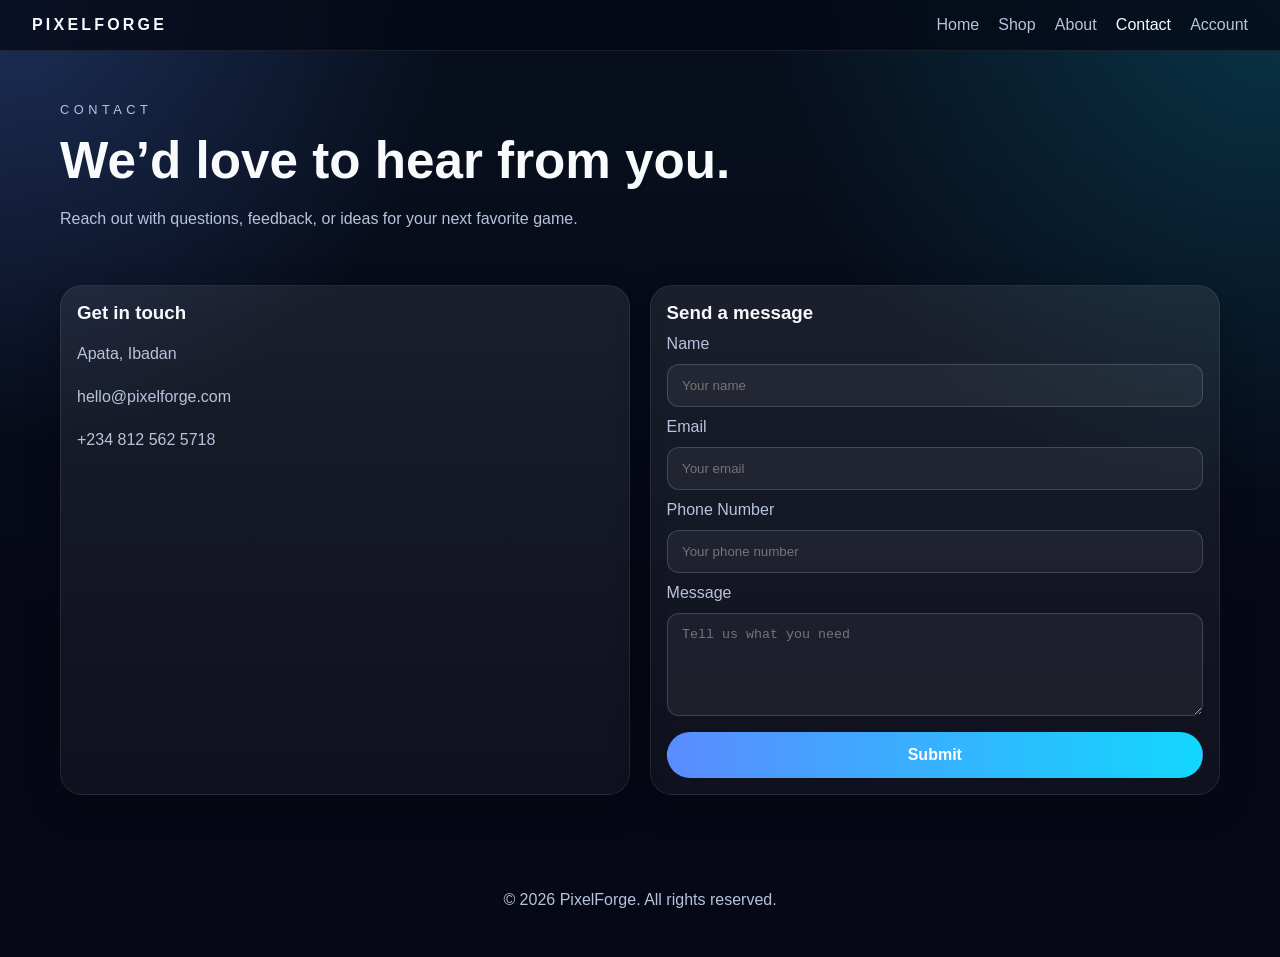
<file: contact.html>
<!DOCTYPE html>
<html lang="en">
<head>
    <meta charset="UTF-8">
    <meta name="viewport" content="width=device-width, initial-scale=1.0">
    <title>PixelForge Games | Contact</title>
    <link rel="stylesheet" href="style.css">
    <link rel="stylesheet" href="contact.css">
    <link rel="icon" href="icon.png" type="image/x-icon">
</head>
<body>
    <header class="site-header">
        <a class="brand" href="index.html">PixelForge</a>
        <nav class="site-nav">
            <a href="index.html">Home</a>
            <a href="shop.html">Shop</a>
            <a href="about.html">About</a>
            <a class="active" href="contact.html">Contact</a>
            <a href="auth.html">Account</a>
        </nav>
    </header>

    <main>
        <section class="page-hero">
            <p class="eyebrow">Contact</p>
            <h1>We’d love to hear from you.</h1>
            <p>Reach out with questions, feedback, or ideas for your next favorite game.</p>
        </section>

        <section class="contact-shell">
            <div class="contact-card">
                <h3>Get in touch</h3>
                <p>Apata, Ibadan</p>
                <p>hello@pixelforge.com</p>
                <p><a href="https://wa.me/2348125625718" target="_blank" rel="noopener noreferrer">+234 812 562 5718</a></p>
            </div>

            <form class="contact-card contact-form">
                <h3>Send a message</h3>
                <label for="name">Name</label>
                <input id="name" name="name" type="text" placeholder="Your name" required>

                <label for="email">Email</label>
                <input id="email" name="email" type="email" placeholder="Your email" required>

                <label for="phone">Phone Number</label>
                <input id="phone" name="phone" type="tel" placeholder="Your phone number" required>

                <label for="message">Message</label>
                <textarea id="message" name="message" rows="5" placeholder="Tell us what you need" required></textarea>

                <button class="btn btn-primary" type="submit">Submit</button>
            </form>
        </section>
    </main>

    <footer>
        © <span id="year"></span> PixelForge. All rights reserved.
    </footer>

    <script src="script.js"></script>
</body>
</html>
</file>
<file: style.css>
:root {
    color-scheme: dark;
    --bg: #070b16;
    --bg-alt: #10172b;
    --accent: #5b8cff;
    --accent-2: #12d7ff;
    --text: #f8fafc;
    --muted: #b7c3dc;
    --card: rgba(255, 255, 255, 0.07);
    --card-strong: rgba(20, 29, 56, 0.9);
}

* {
    box-sizing: border-box;
}

html {
    scroll-behavior: smooth;
}

body {
    margin: 0;
    font-family: Inter, "Segoe UI", Tahoma, sans-serif;
    color: var(--text);
    background:
        radial-gradient(circle at top left, rgba(91, 140, 255, 0.25), transparent 28%),
        radial-gradient(circle at top right, rgba(18, 215, 255, 0.18), transparent 32%),
        linear-gradient(180deg, #08101e, #060816 65%);
    min-height: 100vh;
    overflow-x: hidden;
}

a {
    color: inherit;
    text-decoration: none;
}

button {
    cursor: pointer;
    font: inherit;
}

.site-header {
    display: flex;
    justify-content: space-between;
    align-items: center;
    padding: 1rem 2rem;
    position: sticky;
    top: 0;
    z-index: 20;
    backdrop-filter: blur(18px);
    background: rgba(6, 8, 22, 0.76);
    border-bottom: 1px solid rgba(255, 255, 255, 0.08);
}

.brand {
    font-weight: 700;
    letter-spacing: 0.2em;
    text-transform: uppercase;
}

.store-search {
    flex: 1;
    max-width: 420px;
    margin: 0 1.25rem;
    padding: 0.8rem 1rem;
    border-radius: 12px;
    background: rgba(255, 255, 255, 0.06);
    border: 1px solid rgba(255, 255, 255, 0.08);
    color: var(--muted);
}

.site-nav {
    display: flex;
    gap: 1.2rem;
    align-items: center;
}

.site-nav a {
    color: var(--muted);
    transition: color 0.2s ease;
}

.site-nav a:hover,
.site-nav a.active {
    color: var(--text);
}

main {
    max-width: 1200px;
    margin: 0 auto;
    padding: 2rem 1.25rem 4rem;
}

.store-shell {
    display: grid;
    grid-template-columns: 240px 1fr;
    gap: 1.5rem;
    padding-top: 1rem;
    align-items: start;
}

.store-sidebar {
    background: linear-gradient(180deg, rgba(26, 36, 65, 0.96), rgba(14, 19, 38, 0.96));
    border: 1px solid rgba(255, 255, 255, 0.08);
    border-radius: 24px;
    padding: 1rem;
    display: flex;
    flex-direction: column;
    gap: 0.6rem;
    min-height: 620px;
    max-height: calc(100vh - 110px);
    position: sticky;
    top: 90px;
    align-self: start;
    overflow-y: auto;
    box-shadow: 0 20px 50px rgba(0, 0, 0, 0.28);
}

.sidebar-link {
    color: var(--muted);
    padding: 1.2rem 0.95rem;
    border-radius: 14px;
    transition: all 0.2s ease;
    font-size: 1.05rem;
    font-weight: 600;
}

.sidebar-link:hover,
.sidebar-link.active {
    background: rgba(91, 140, 255, 0.24);
    color: white;
    box-shadow: inset 0 0 0 1px rgba(255, 255, 255, 0.08);
}

.store-content {
    display: flex;
    flex-direction: column;
    gap: 1.3rem;
    min-width: 0;
}

.store-hero {
    display: grid;
    grid-template-columns: 1fr 1fr;
    gap: 1.5rem;
    align-items: stretch;
    background: linear-gradient(135deg, rgba(91, 140, 255, 0.16), rgba(18, 215, 255, 0.08));
    border: 1px solid rgba(255, 255, 255, 0.08);
    border-radius: 28px;
    padding: 1.5rem;
}

.store-hero-copy {
    display: flex;
    flex-direction: column;
    justify-content: center;
}

.store-hero-copy h1 {
    margin: 0 0 0.8rem;
    font-size: clamp(2rem, 4vw, 3.1rem);
}

.store-hero-visual img {
    width: 100%;
    height: 100%;
    min-height: 280px;
    object-fit: cover;
    border-radius: 20px;
}

.store-pills {
    display: flex;
    gap: 0.75rem;
    flex-wrap: wrap;
}

.category-pill {
    background: rgba(255, 255, 255, 0.06);
    color: var(--muted);
    padding: 0.6rem 0.95rem;
    border-radius: 999px;
    border: 1px solid rgba(255, 255, 255, 0.08);
    font-size: 0.92rem;
}

.catalog-toolbar {
    display: flex;
    justify-content: space-between;
    align-items: center;
    gap: 1rem;
    flex-wrap: wrap;
}

.results-count {
    color: var(--muted);
    font-size: 0.95rem;
    margin-bottom: 0.25rem;
}

.toolbar-controls {
    display: flex;
    align-items: center;
    gap: 0.8rem;
    flex-wrap: wrap;
}

.sort-control {
    display: inline-flex;
    align-items: center;
    gap: 0.55rem;
    color: var(--muted);
}

.sort-control select {
    background: rgba(255, 255, 255, 0.06);
    color: var(--text);
    border: 1px solid rgba(255, 255, 255, 0.12);
    border-radius: 10px;
    padding: 0.45rem 0.7rem;
}

.clear-filters {
    padding: 0.55rem 0.95rem;
}

.empty-state {
    grid-column: 1 / -1;
    padding: 2rem;
    border-radius: 20px;
    background: rgba(255, 255, 255, 0.05);
    color: var(--muted);
    text-align: center;
    border: 1px solid rgba(255, 255, 255, 0.08);
}

.category-pill.active {
    background: rgba(91, 140, 255, 0.2);
    color: white;
    border-color: rgba(91, 140, 255, 0.45);
}

.game-chat {
    background: linear-gradient(180deg, rgba(14, 19, 38, 0.95), rgba(17, 24, 44, 0.98));
    border: 1px solid rgba(255, 255, 255, 0.08);
    border-radius: 26px;
    padding: 1.2rem;
    box-shadow: 0 18px 42px rgba(0, 0, 0, 0.32);
}

.chat-panel-header {
    display: flex;
    justify-content: space-between;
    align-items: center;
    gap: 1rem;
    margin-bottom: 1rem;
}

.chat-panel-header h2 {
    margin: 0;
}

.chat-online-label {
    color: var(--accent-2);
    font-weight: 700;
}

.chat-layout {
    display: grid;
    grid-template-columns: 220px 1fr 160px;
    gap: 1rem;
}

.chat-rooms,
.chat-players {
    display: flex;
    flex-direction: column;
    gap: 0.8rem;
}

.chat-room-bar,
.player-card {
    border-radius: 16px;
    border: 1px solid rgba(255, 255, 255, 0.08);
    padding: 0.9rem 1rem;
    background: rgba(255, 255, 255, 0.06);
}

.chat-room-bar {
    color: white;
    font-weight: 700;
    background-size: 200% 200%;
    animation: roomShift 8s ease infinite;
    transition: transform 0.2s ease, box-shadow 0.2s ease;
}

.chat-room-bar.active,
.chat-room-bar:hover {
    transform: translateY(-2px);
    box-shadow: 0 12px 28px rgba(0, 0, 0, 0.36);
}

.chat-feed-wrap {
    background: rgba(255, 255, 255, 0.04);
    border: 1px solid rgba(255, 255, 255, 0.08);
    border-radius: 20px;
    overflow: hidden;
}

.chat-feed {
    min-height: 290px;
    max-height: 290px;
    overflow-y: auto;
    padding: 1rem;
    display: flex;
    flex-direction: column;
    gap: 0.8rem;
}

.chat-message {
    max-width: 78%;
    padding: 0.75rem 0.95rem;
    border-radius: 16px;
    background: rgba(255, 255, 255, 0.07);
    border: 1px solid rgba(255, 255, 255, 0.08);
}

.chat-message.self {
    align-self: flex-end;
    background: linear-gradient(135deg, rgba(91, 140, 255, 0.42), rgba(18, 215, 255, 0.42));
}

.chat-message strong {
    display: block;
    margin-bottom: 0.25rem;
    color: white;
}

.chat-composer {
    display: flex;
    gap: 0.8rem;
    padding: 0.8rem;
    border-top: 1px solid rgba(255, 255, 255, 0.08);
    background: rgba(6, 10, 20, 0.6);
}

.chat-composer input {
    flex: 1;
    border: 1px solid rgba(255, 255, 255, 0.12);
    background: rgba(255, 255, 255, 0.06);
    color: white;
    border-radius: 12px;
    padding: 0.7rem 0.9rem;
}

.player-card {
    color: var(--muted);
    font-weight: 600;
}

.player-card.online {
    color: white;
    background: linear-gradient(135deg, rgba(91, 140, 255, 0.24), rgba(18, 215, 255, 0.22));
}

.store-grid {
    display: grid;
    grid-template-columns: repeat(auto-fit, minmax(220px, 1fr));
    gap: 1rem;
}

.tile-card {
    background: linear-gradient(180deg, rgba(255, 255, 255, 0.08), rgba(255, 255, 255, 0.04));
    border: 1px solid rgba(255, 255, 255, 0.08);
    border-radius: 20px;
    overflow: hidden;
    display: flex;
    flex-direction: column;
    min-height: 360px;
}

.tile-card img {
    height: 200px;
    width: 100%;
    object-fit: cover;
}

.tile-copy {
    padding: 1rem 1rem 0;
}

.tile-copy h3 {
    margin: 0 0 0.4rem;
}

.tile-copy p {
    margin: 0;
    color: var(--muted);
    line-height: 1.6;
}

.tile-meta {
    margin-top: auto;
    padding: 0.9rem 1rem 1rem;
    display: flex;
    align-items: center;
    justify-content: space-between;
    color: var(--accent-2);
    font-weight: 700;
}

.info-panels {
    display: grid;
    grid-template-columns: repeat(2, minmax(0, 1fr));
    gap: 1rem;
}

.shop-page {
    display: flex;
    flex-direction: column;
    gap: 1.2rem;
}

.eyebrow {
    color: var(--accent-2);
    text-transform: uppercase;
    letter-spacing: 0.35em;
    font-size: 0.8rem;
    margin: 0 0 0.75rem;
}

.hero h1,
.page-hero h1 {
    font-size: clamp(2rem, 4vw, 3.2rem);
    margin: 0 0 1rem;
    line-height: 1.1;
}

.hero p,
.page-hero p,
.panel p,
.game-card p,
.value-card p,
.contact-card p {
    color: var(--muted);
    line-height: 1.7;
}

.hero-actions {
    display: flex;
    gap: 1rem;
    flex-wrap: wrap;
    margin-top: 1.2rem;
}

.btn {
    display: inline-flex;
    align-items: center;
    justify-content: center;
    padding: 0.8rem 1.2rem;
    border-radius: 999px;
    border: 1px solid transparent;
    font-weight: 600;
    transition: transform 0.2s ease, background 0.2s ease;
}

.btn:hover {
    transform: translateY(-2px);
}

.btn-primary {
    background: linear-gradient(90deg, var(--accent), var(--accent-2));
    color: white;
}

.btn-secondary {
    background: transparent;
    border-color: rgba(255, 255, 255, 0.16);
    color: var(--text);
}

.auth-page {
    max-width: 760px;
    margin: 3rem auto;
    padding: 0 1rem;
}

.auth-card {
    background: linear-gradient(180deg, rgba(20, 29, 56, 0.94), rgba(10, 15, 30, 0.98));
    border: 1px solid rgba(255, 255, 255, 0.1);
    border-radius: 28px;
    padding: 2rem;
    box-shadow: 0 18px 48px rgba(0, 0, 0, 0.32);
}

.auth-card h1 {
    margin: 0 0 0.75rem;
}

.auth-copy {
    color: var(--muted);
    line-height: 1.7;
    margin-bottom: 1.5rem;
}

.auth-buttons {
    display: flex;
    gap: 1rem;
    flex-wrap: wrap;
    margin-bottom: 1rem;
}

.auth-status {
    color: var(--accent-2);
    font-weight: 700;
    margin-bottom: 1rem;
}

.auth-hidden {
    display: none;
}

.hero-stats {
    list-style: none;
    display: grid;
    grid-template-columns: repeat(3, minmax(120px, 1fr));
    gap: 1rem;
    padding: 0;
    margin: 1.4rem 0 0;
}

.hero-stats li {
    background: linear-gradient(180deg, rgba(255, 255, 255, 0.09), rgba(255, 255, 255, 0.05));
    padding: 1rem 1.1rem;
    border-radius: 18px;
    min-width: 120px;
    border: 1px solid rgba(255, 255, 255, 0.08);
    box-shadow: 0 10px 24px rgba(0, 0, 0, 0.24);
    text-align: center;
}

.hero-stats strong {
    display: block;
    font-size: 1.4rem;
    margin-bottom: 0.25rem;
    color: var(--text);
}

.hero-stats span {
    color: var(--muted);
    font-size: 0.92rem;
}

.hero-card {
    position: relative;
}

.hero-card img,
.game-card img,
.intro img,
.story-block img {
    width: 100%;
    height: 100%;
    object-fit: cover;
    border-radius: 24px;
    display: block;
    box-shadow: 0 20px 60px rgba(0, 0, 0, 0.3);
}

.card-badge {
    position: absolute;
    top: 1rem;
    left: 1rem;
    padding: 0.5rem 0.8rem;
    background: var(--accent);
    border-radius: 999px;
    font-size: 0.8rem;
}

.section-heading {
    display: flex;
    justify-content: space-between;
    align-items: end;
    margin-bottom: 1rem;
}

.section-heading h2 {
    margin: 0;
}

.store-categories {
    display: flex;
    gap: 0.75rem;
    flex-wrap: wrap;
    margin: 0 0 1.2rem;
}

.category-pill {
    background: rgba(255, 255, 255, 0.06);
    color: var(--muted);
    padding: 0.55rem 0.9rem;
    border-radius: 999px;
    border: 1px solid rgba(255, 255, 255, 0.08);
    font-size: 0.92rem;
}

.category-pill.active {
    background: rgba(91, 140, 255, 0.18);
    color: white;
    border-color: rgba(91, 140, 255, 0.42);
}

.card-grid {
    display: grid;
    grid-template-columns: repeat(auto-fit, minmax(220px, 1fr));
    gap: 1.2rem;
}

.game-card,
.panel,
.value-card,
.contact-card {
    background: linear-gradient(180deg, rgba(255, 255, 255, 0.08), rgba(255, 255, 255, 0.04));
    border: 1px solid rgba(255, 255, 255, 0.08);
    border-radius: 22px;
    padding: 1rem;
    box-shadow: 0 12px 34px rgba(0, 0, 0, 0.25);
}

.game-card {
    display: flex;
    flex-direction: column;
    gap: 0.8rem;
    min-height: 390px;
}

.game-card img {
    height: 190px;
    border: 1px solid rgba(255, 255, 255, 0.08);
}

.game-card h3,
.panel h3,
.value-card h3,
.contact-card h3 {
    margin: 0;
}

.card-meta {
    margin-top: auto;
    display: flex;
    justify-content: space-between;
    align-items: center;
    color: var(--accent-2);
    font-weight: 600;
}

.buy-btn {
    border: 0;
    border-radius: 999px;
    padding: 0.7rem 1rem;
    background: linear-gradient(90deg, var(--accent), var(--accent-2));
    color: #fff;
    font-weight: 700;
    box-shadow: 0 10px 18px rgba(18, 215, 255, 0.2);
}

.content-grid {
    display: grid;
    grid-template-columns: repeat(2, minmax(0, 1fr));
    gap: 1.2rem;
    margin-top: 2rem;
}

.cta-banner {
    margin-top: 2rem;
    background: linear-gradient(135deg, rgba(109, 93, 252, 0.95), rgba(45, 212, 191, 0.9));
    border-radius: 24px;
    padding: 1.5rem;
    display: flex;
    justify-content: space-between;
    align-items: center;
    gap: 1rem;
    flex-wrap: wrap;
}

footer {
    text-align: center;
    padding: 2rem 1rem 3rem;
    color: var(--muted);
}

.page-hero {
    padding: 1rem 0 1.3rem;
}

.intro {
    display: grid;
    grid-template-columns: 1.1fr 0.9fr;
    gap: 1.2rem;
    align-items: center;
}

.intro img,
.story-block img {
    min-height: 280px;
}

.values {
    display: grid;
    grid-template-columns: repeat(auto-fit, minmax(180px, 1fr));
    gap: 1rem;
    margin-top: 1.2rem;
}

.story-block {
    display: grid;
    grid-template-columns: 0.9fr 1.1fr;
    gap: 1.2rem;
    align-items: center;
    margin-top: 1.2rem;
}

.contact-shell {
    display: grid;
    grid-template-columns: repeat(2, minmax(0, 1fr));
    gap: 1.2rem;
    margin-top: 1rem;
}

.contact-form {
    display: flex;
    flex-direction: column;
    gap: 0.7rem;
}

.contact-form label {
    color: var(--muted);
}

.contact-form input,
.contact-form textarea {
    width: 100%;
    border: 1px solid rgba(255, 255, 255, 0.16);
    background: rgba(255, 255, 255, 0.05);
    color: var(--text);
    padding: 0.8rem 0.9rem;
    border-radius: 12px;
}

.contact-form textarea {
    resize: vertical;
}

@media (max-width: 900px) {
    .store-shell {
        grid-template-columns: 1fr;
    }

    .store-sidebar {
        position: static;
        flex-direction: row;
        flex-wrap: wrap;
    }

    .store-hero,
    .info-panels,
    .intro,
    .story-block,
    .contact-shell,
    .content-grid {
        grid-template-columns: 1fr;
    }
}

@media (max-width: 800px) {
    .site-header {
        flex-direction: column;
        gap: 0.8rem;
    }

    .store-search {
        max-width: 100%;
        margin: 0;
    }

    .site-nav {
        flex-wrap: wrap;
        justify-content: center;
    }
}
</file>
<file: contact.css>
body {
    overflow-x: hidden;
}

.contact-card {
    min-height: 100%;
}

.contact-form .btn {
    margin-top: 0.3rem;
}
</file>
